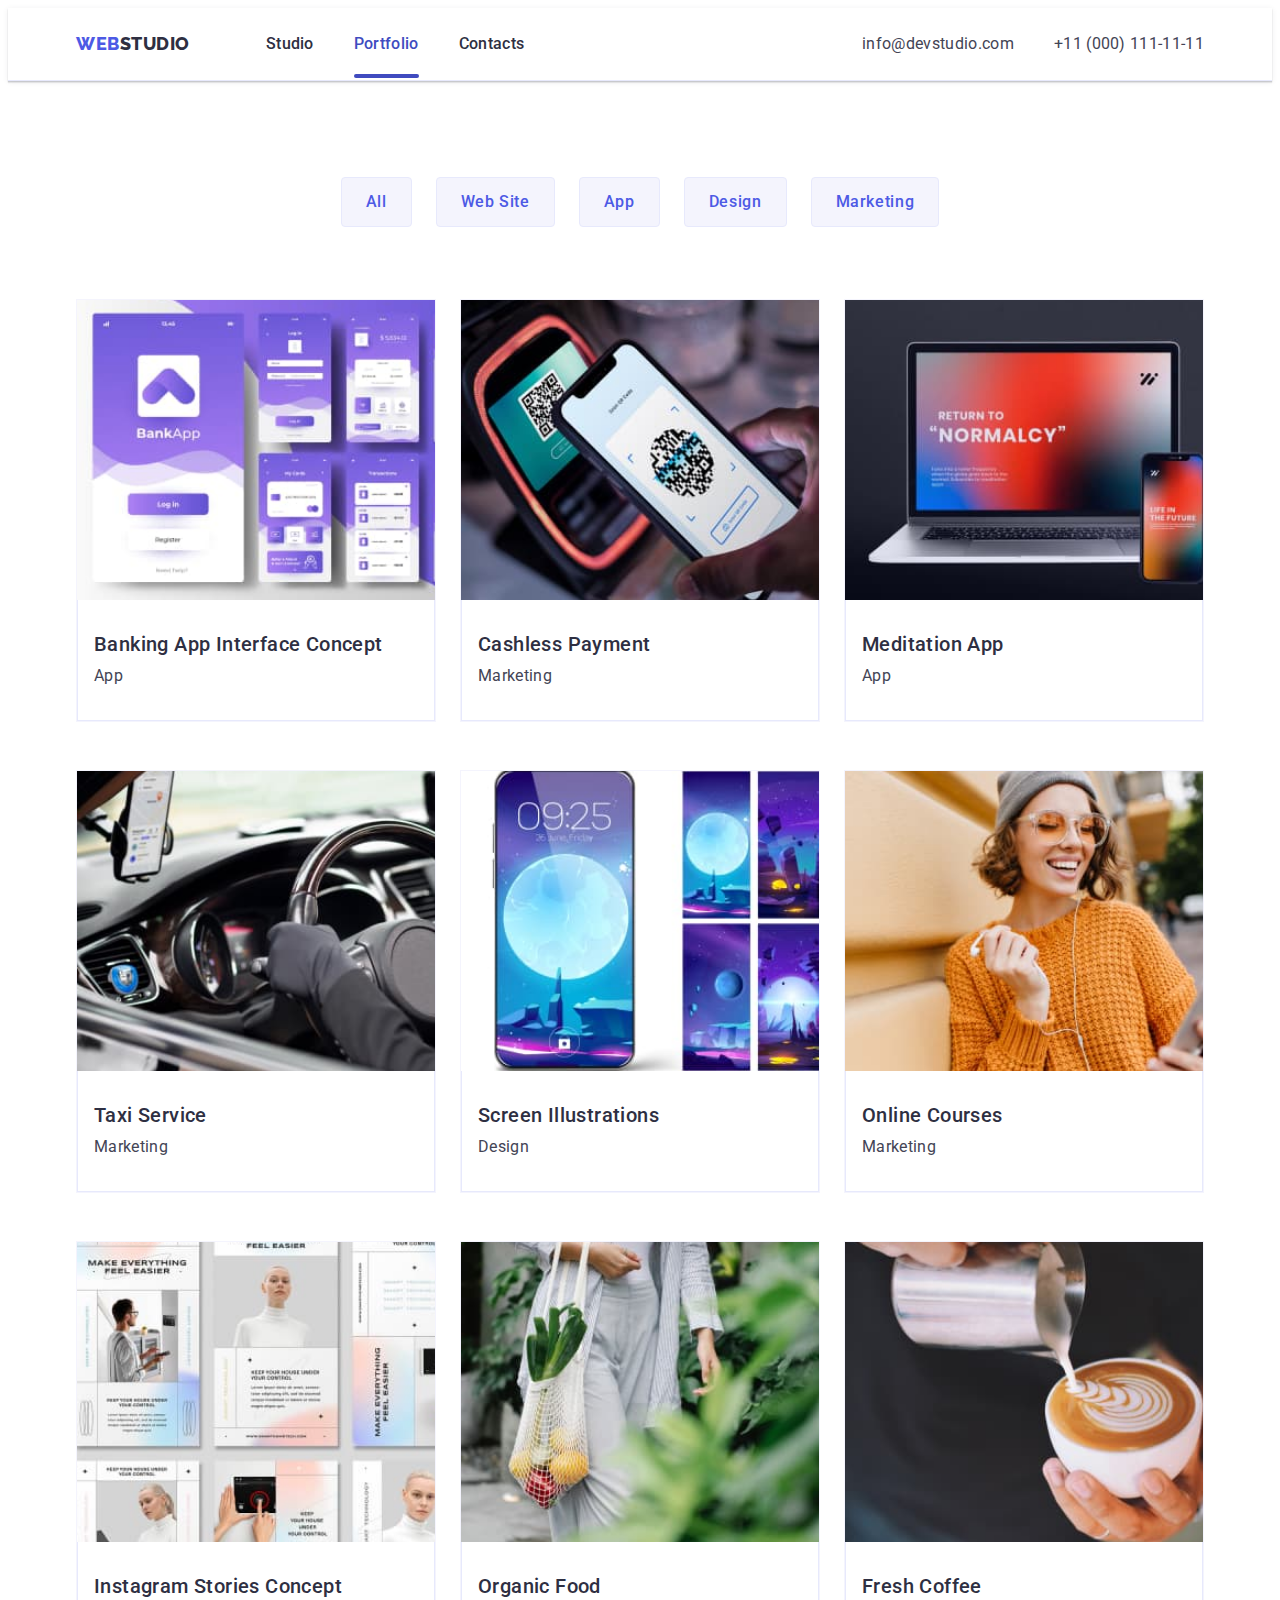
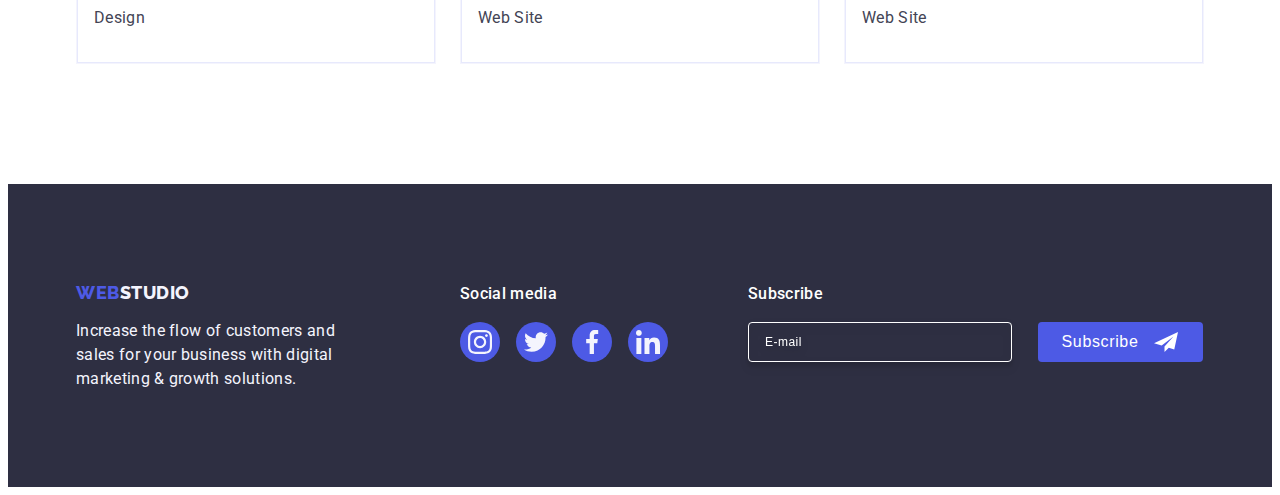
<file: portfolio.html>
<!DOCTYPE html>
<html lang="en">
  <head>
    <meta charset="utf-8" />
    <meta name="viewport" content="width=device-width, initial-scale=1.0" />
    <meta name="description" content="Effective Solutions for Your Business" />
    <link
      rel="stylesheet"
      href="https://cdnjs.cloudflare.com/ajax/libs/modern-normalize/2.0.0/modern-normalize.min.css"
      integrity="sha512-4xo8blKMVCiXpTaLzQSLSw3KFOVPWhm/TRtuPVc4WG6kUgjH6J03IBuG7JZPkcWMxJ5huwaBpOpnwYElP/m6wg=="
      crossorigin="anonymous"
      referrerpolicy="no-referrer"
    />
    <link rel="preconnect" href="https://fonts.googleapis.com" />
    <link rel="preconnect" href="https://fonts.gstatic.com" crossorigin />
    <link
      href="https://fonts.googleapis.com/css2?family=Raleway:wght@800&family=Roboto:wght@400;500;700;900&display=swap"
      rel="stylesheet"
    />
    <link rel="stylesheet" href="./css/styles.css" />
    <title>Portfolio</title>
  </head>

  <body>
    <header class="header">
      <div class="header_container container">
        <nav class="header-navigation">
          <a class="header-logo link" href="./index.html"
            >Web<span class="header-logo-span">Studio</span>
          </a>
          <ul class="navigation-list list">
            <li class="navigation-list-item">
              <a class="navigation-list-link link" href="./index.html"
                >Studio</a
              >
            </li>
            <li class="navigation-list-item">
              <a
                class="navigation-list-link current link"
                href="./portfolio.html"
                >Portfolio</a
              >
            </li>
            <li class="navigation-list-item">
              <a class="navigation-list-link link" href="">Contacts</a>
            </li>
          </ul>
        </nav>

        <address class="header-address">
          <ul class="header-address-list list">
            <li class="header-address-item">
              <a
                class="header-address-link link"
                href="mailto:info@devstudio.com"
                >info@devstudio.com</a
              >
            </li>
            <li class="header-address-item">
              <a class="header-address-link link" href="tel:+110001111111"
                >+11 (000) 111-11-11</a
              >
            </li>
          </ul>
        </address>

        <button
          class="menu-toggle js-open-menu"
          aria-expanded="false"
          aria-controls="mobile-menu"
        >
          <svg class="svg-menu" width="32" height="22">
            <use href="./images/icons.svg#icon-charm_menu-hamburger"></use>
          </svg>
        </button>
      </div>
    </header>

    <main>
      <section class="portfolio">
        <div class="container">
          <h1 class="visually-hidden">.</h1>
          <ul class="portfolio-menu-list list">
            <div class="list-first">
              <li class="portfolio-menu-item">
                <button type="button" class="portfolio-menu-item-btn">
                  All
                </button>
              </li>
              <li class="portfolio-menu-item">
                <button type="button" class="portfolio-menu-item-btn">
                  Web Site
                </button>
              </li>
              <li class="portfolio-menu-item">
                <button type="button" class="portfolio-menu-item-btn">
                  App
                </button>
              </li>
            </div>
            <div class="list-two">
              <li class="portfolio-menu-item">
                <button type="button" class="portfolio-menu-item-btn">
                  Design
                </button>
              </li>
              <li class="portfolio-menu-item">
                <button type="button" class="portfolio-menu-item-btn">
                  Marketing
                </button>
              </li>
            </div>
          </ul>

          <ul class="portfolio-list list">
            <li class="portfolio-item">
              <a class="portfolio-item-link link" href="">
                <div class="box">
                  <picture>
                    <source
                      srcset="
                        ./images/img_1_desc@1x.jpg 1x,
                        ./images/img_1_desc@2x.jpg 2x
                      "
                      media="(min-width:1168px)"
                    />
                    <source
                      srcset="
                        ./images/img_1_tab@1x.jpg 1x,
                        ./images/img_1_tab@2x.jpg 2x
                      "
                      media="(min-width: 768px)"
                    />
                    <source
                      srcset="
                        ./images/img_1_mob@1x.jpg 1x,
                        ./images/img_1_mob@2x.jpg 2x
                      "
                      media="(min-width: 320px)"
                    />
                    <img
                      class="portfolio-item-img"
                      src="./images/img_2_mob@1x.jpg"
                      width="396"
                      height="300"
                      alt="Banking App"
                    />
                  </picture>
                  <p class="overlay-text">
                    14 Stylish and User-Friendly App Design Concepts · Task
                    Manager App · Calorie Tracker App · Exotic Fruit Ecommerce
                    App · Cloud Storage App
                  </p>
                </div>
                <div class="portfolio-item-card">
                  <h2 class="portfolio-item-title">
                    Banking App Interface Concept
                  </h2>
                  <p class="text-general">App</p>
                </div>
              </a>
            </li>
            <li class="portfolio-item">
              <a class="portfolio-item-link link" href="">
                <div class="box">
                  <picture>
                    <source
                      srcset="
                        ./images/img_2_desc@1x.jpg 1x,
                        ./images/img_2_desc@2x.jpg 2x
                      "
                      media="(min-width: 1168px)"
                    />
                    <source
                      srcset="
                        ./images/img_2_tab@1x.jpg 1x,
                        ./images/img_2_tab@2x.jpg 2x
                      "
                      media="(min-width: 768px)"
                    />
                    <source
                      srcset="
                        ./images/img_2_mob@1x.jpg 1x,
                        ./images/img_2_mob@2x.jpg 2x
                      "
                      media="(min-width: 320px)"
                    />
                    <img
                      class="portfolio-item-img"
                      src="./images/img_2_mob@1x.jpg"
                      width="396"
                      height="300"
                      alt="Cashless Payment"
                    />
                  </picture>
                  <p class="overlay-text">
                    14 Stylish and User-Friendly App Design Concepts · Task
                    Manager App · Calorie Tracker App · Exotic Fruit Ecommerce
                    App · Cloud Storage App
                  </p>
                </div>
                <div class="portfolio-item-card">
                  <h2 class="portfolio-item-title">Cashless Payment</h2>
                  <p class="text-general">Marketing</p>
                </div>
              </a>
            </li>
            <li class="portfolio-item">
              <a class="portfolio-item-link link" href="">
                <div class="box">
                  <picture>
                    <source
                      srcset="
                        ./images/img_3_desc@1x.jpg 1x,
                        ./images/img_3_desc@2x.jpg 2x
                      "
                      media="(min-width: 1168px)"
                    />
                    <source
                      srcset="
                        ./images/img_3_tab@1x.jpg 1x,
                        ./images/img_3_tab@2x.jpg 2x
                      "
                      media="(min-width: 768px)"
                    />
                    <source
                      srcset="
                        ./images/img_3_mob@1x.jpg 1x,
                        ./images/img_3_mob@2x.jpg 2x
                      "
                      media="(min-width: 320px)"
                    />
                    <img
                      class="portfolio-item-img"
                      src="./images/img_3_mob@1x.jpg"
                      width="396"
                      height="300"
                      alt="Meditation Appt"
                    />
                  </picture>
                  <p class="overlay-text">
                    14 Stylish and User-Friendly App Design Concepts · Task
                    Manager App · Calorie Tracker App · Exotic Fruit Ecommerce
                    App · Cloud Storage App
                  </p>
                </div>
                <div class="portfolio-item-card">
                  <h2 class="portfolio-item-title">Meditation App</h2>
                  <p class="text-general">App</p>
                </div>
              </a>
            </li>
            <li class="portfolio-item">
              <a class="portfolio-item-link link" href="">
                <div class="box">
                  <picture>
                    <source
                      srcset="
                        ./images/img_4_desc@1x.jpg 1x,
                        ./images/img_4_desc@2x.jpg 2x
                      "
                      media="(min-width: 1168px)"
                    />
                    <source
                      srcset="
                        ./images/img_4_tab@1x.jpg 1x,
                        ./images/img_4_tab@2x.jpg 2x
                      "
                      media="(min-width: 768px)"
                    />
                    <source
                      srcset="
                        ./images/img_4_mob@1x.jpg 1x,
                        ./images/img_4_mob@2x.jpg 2x
                      "
                      media="(min-width: 320px)"
                    />
                    <img
                      class="portfolio-item-img"
                      src="./images/img_4_mob@1x.jpg"
                      width="396"
                      height="300"
                      alt="Taxi Service"
                    />
                  </picture>
                  <p class="overlay-text">
                    14 Stylish and User-Friendly App Design Concepts · Task
                    Manager App · Calorie Tracker App · Exotic Fruit Ecommerce
                    App · Cloud Storage App
                  </p>
                </div>
                <div class="portfolio-item-card">
                  <h2 class="portfolio-item-title">Taxi Service</h2>
                  <p class="text-general">Marketing</p>
                </div>
              </a>
            </li>
            <li class="portfolio-item">
              <a class="portfolio-item-link link" href="">
                <div class="box">
                  <picture>
                    <source
                      srcset="
                        ./images/img_5_desc@1x.jpg 1x,
                        ./images/img_5_desc@2x.jpg 2x
                      "
                      media="(min-width: 1168px)"
                    />
                    <source
                      srcset="
                        ./images/img_5_tab@1x.jpg 1x,
                        ./images/img_5_tab@2x.jpg 2x
                      "
                      media="(min-width: 768px)"
                    />
                    <source
                      srcset="
                        ./images/img_5_mob@1x.jpg 1x,
                        ./images/img_5_mob@2x.jpg 2x
                      "
                      media="(min-width: 320px)"
                    />
                    <img
                      class="portfolio-item-img"
                      src="./images/img_5_mob@1x.jpg"
                      width="396"
                      height="300"
                      alt="Screen Illustrations"
                    />
                  </picture>
                  <p class="overlay-text">
                    14 Stylish and User-Friendly App Design Concepts · Task
                    Manager App · Calorie Tracker App · Exotic Fruit Ecommerce
                    App · Cloud Storage App
                  </p>
                </div>
                <div class="portfolio-item-card">
                  <h2 class="portfolio-item-title">Screen Illustrations</h2>
                  <p class="text-general">Design</p>
                </div>
              </a>
            </li>
            <li class="portfolio-item">
              <a class="portfolio-item-link link" href="">
                <div class="box">
                  <picture>
                    <source
                      srcset="
                        ./images/img_6_desc@1x.jpg 1x,
                        ./images/img_6_desc@2x.jpg 2x
                      "
                      media="(min-width: 1168px)"
                    />
                    <source
                      srcset="
                        ./images/img_6_tab@1x.jpg 1x,
                        ./images/img_6_tab@2x.jpg 2x
                      "
                      media="(min-width: 768px)"
                    />
                    <source
                      srcset="
                        ./images/img_6_mob@1x.jpg 1x,
                        ./images/img_6_mob@2x.jpg 2x
                      "
                      media="(min-width: 320px)"
                    />
                    <img
                      class="portfolio-item-img"
                      src="./images/img_6_mob@1x.jpg"
                      width="396"
                      height="300"
                      alt="Online Courses"
                    />
                  </picture>
                  <p class="overlay-text">
                    14 Stylish and User-Friendly App Design Concepts · Task
                    Manager App · Calorie Tracker App · Exotic Fruit Ecommerce
                    App · Cloud Storage App
                  </p>
                </div>
                <div class="portfolio-item-card">
                  <h2 class="portfolio-item-title">Online Courses</h2>
                  <p class="text-general">Marketing</p>
                </div>
              </a>
            </li>
            <li class="portfolio-item">
              <a class="portfolio-item-link link" href="">
                <div class="box">
                  <picture>
                    <source
                      srcset="
                        ./images/img_7_desc@1x.jpg 1x,
                        ./images/img_7_desc@2x.jpg 2x
                      "
                      media="(min-width: 1168px)"
                    />
                    <source
                      srcset="
                        ./images/img_7_tab@1x.jpg 1x,
                        ./images/img_7_tab@2x.jpg 2x
                      "
                      media="(min-width: 768px)"
                    />
                    <source
                      srcset="
                        ./images/img_7_mob@1x.jpg 1x,
                        ./images/img_7_mob@2x.jpg 2x
                      "
                      media="(min-width: 320px)"
                    />
                    <img
                      class="portfolio-item-img"
                      src="./images/img_7_mob@1x.jpg"
                      width="396"
                      height="300"
                      alt="Instagram Stories Concept"
                    />
                  </picture>
                  <p class="overlay-text">
                    14 Stylish and User-Friendly App Design Concepts · Task
                    Manager App · Calorie Tracker App · Exotic Fruit Ecommerce
                    App · Cloud Storage App
                  </p>
                </div>
                <div class="portfolio-item-card">
                  <h2 class="portfolio-item-title">
                    Instagram Stories Concept
                  </h2>
                  <p class="text-general">Design</p>
                </div>
              </a>
            </li>
            <li class="portfolio-item">
              <a class="portfolio-item-link link" href="">
                <div class="box">
                  <picture>
                    <source
                      srcset="
                        ./images/img_8_desc@1x.jpg 1x,
                        ./images/img_8_desc@2x.jpg 2x
                      "
                      media="(min-width: 1168px)"
                    />
                    <source
                      srcset="
                        ./images/img_8_tab@1x.jpg 1x,
                        ./images/img_8_tab@2x.jpg 2x
                      "
                      media="(min-width: 768px)"
                    />
                    <source
                      srcset="
                        ./images/img_8_mob@1x.jpg 1x,
                        ./images/img_8_mob@2x.jpg 2x
                      "
                      media="(min-width: 320px)"
                    />
                    <img
                      class="portfolio-item-img"
                      src="./images/img_8_mob@1x.jpg"
                      width="396"
                      height="300"
                      alt="Organic Food"
                    />
                  </picture>
                  <p class="overlay-text">
                    14 Stylish and User-Friendly App Design Concepts · Task
                    Manager App · Calorie Tracker App · Exotic Fruit Ecommerce
                    App · Cloud Storage App
                  </p>
                </div>
                <div class="portfolio-item-card">
                  <h2 class="portfolio-item-title">Organic Food</h2>
                  <p class="text-general">Web Site</p>
                </div>
              </a>
            </li>
            <li class="portfolio-item">
              <a class="portfolio-item-link link" href="">
                <div class="box">
                  <picture>
                    <source
                      srcset="
                        ./images/img_9_desc@1x.jpg 1x,
                        ./images/img_9_desc@2x.jpg 2x
                      "
                      media="(min-width: 1168px)"
                    />
                    <source
                      srcset="
                        ./images/img_9_tab@1x.jpg 1x,
                        ./images/img_9_tab@2x.jpg 2x
                      "
                      media="(min-width: 768px)"
                    />
                    <source
                      srcset="
                        ./images/img_9_mob@1x.jpg 1x,
                        ./images/img_9_mob@2x.jpg 2x
                      "
                      media="(min-width: 320px)"
                    />
                    <img
                      class="portfolio-item-img"
                      src="./images/img_9_mob@1x.jpg"
                      width="396"
                      height="300"
                      alt="Fresh Coffee"
                    />
                  </picture>
                  <p class="overlay-text">
                    14 Stylish and User-Friendly App Design Concepts · Task
                    Manager App · Calorie Tracker App · Exotic Fruit Ecommerce
                    App · Cloud Storage App
                  </p>
                </div>
                <div class="portfolio-item-card">
                  <h2 class="portfolio-item-title">Fresh Coffee</h2>
                  <p class="text-general">Web Site</p>
                </div>
              </a>
            </li>
          </ul>
        </div>
      </section>
    </main>

    <footer class="footer">
      <div class="container footer-container">
        <div class="footer-logo-social">
          <div class="footer-logo">
            <a class="footer-logo-link link" href="./index.html"
              >Web<span class="foote-logo-span">Studio</span></a
            >
            <p class="footer-logo-text">
              Increase the flow of customers and sales for your business with
              digital marketing & growth solutions.
            </p>
          </div>
          <div class="footer-social">
            <p class="footer-title">Social media</p>
            <ul class="footer-social-list list">
              <li class="footer-social-item">
                <a class="footer-social-link" href="">
                  <svg class="footer-svg" width="24" height="24">
                    <use href="./images/icons.svg#icon-instagram-2"></use>
                  </svg>
                </a>
              </li>
              <li class="footer-social-item">
                <a class="footer-social-link" href="">
                  <svg class="footer-svg" width="24" height="24">
                    <use href="./images/icons.svg#icon-twitter-2"></use>
                  </svg>
                </a>
              </li>
              <li class="footer-social-item">
                <a class="footer-social-link" href="">
                  <svg class="footer-svg" width="24" height="24">
                    <use href="./images/icons.svg#icon-facebook-2"></use>
                  </svg>
                </a>
              </li>
              <li class="footer-social-item">
                <a class="footer-social-link" href="">
                  <svg class="footer-svg" width="24" height="24">
                    <use href="./images/icons.svg#icon-linkedin-2"></use>
                  </svg>
                </a>
              </li>
            </ul>
          </div>
        </div>
        <div class="footer-subscribe">
          <p class="p-subscribe">Subscribe</p>
          <form class="form-subscrie">
            <label class="subscrie-label">
              <input
                type="email"
                class="input-subscribe"
                name="subscribe"
                placeholder="E-mail"
              />
            </label>
            <button class="button-subscribe" type="submit">
              Subscribe
              <svg class="svg-subscribe" width="24" height="24">
                <use href="./images/icons.svg#icon-Frame-3"></use>
              </svg>
            </button>
          </form>
        </div>
      </div>
    </footer>

    <div class="menu-container js-menu-container" id="mobile-menu">
      <button class="modal-btn js-close-menu" type="button">
        <svg class="modal-svg" width="8" height="8">
          <use href="./images/icons.svg#icon-close-black-18dp"></use>
        </svg>
      </button>

      <div class="mobile-menu-first">
        <ul class="mobile-menu list">
          <li class="mobile-item">
            <a class="mobile-menu-link link" href="./index.html">Studio</a>
          </li>
          <li class="mobile-item">
            <a
              class="mobile-menu-link link current-menu"
              href="./portfolio.html"
              >Portfolio</a
            >
          </li>
          <li class="mobile-item">
            <a class="mobile-menu-link link" href="">Contacts</a>
          </li>
        </ul>
      </div>
      <div class="mobile-menu-two">
        <p class="mobile-menu-tel">+11 (000) 111-11-11</p>
        <p class="mobile-menu-email">info@devstudio.com</p>
        <div class="mobile-social">
          <ul class="mobile-social-list list">
            <li class="mobile-social-item">
              <a class="mobile-social-link" href="">
                <svg class="mobile-svg" width="24" height="24">
                  <use href="./images/icons.svg#icon-instagram-2"></use>
                </svg>
              </a>
            </li>
            <li class="mobile-social-item">
              <a class="mobile-social-link" href="">
                <svg class="mobile-svg" width="24" height="24">
                  <use href="./images/icons.svg#icon-twitter-2"></use>
                </svg>
              </a>
            </li>
            <li class="mobile-social-item">
              <a class="mobile-social-link" href="">
                <svg class="mobile-svg" width="24" height="24">
                  <use href="./images/icons.svg#icon-facebook-2"></use>
                </svg>
              </a>
            </li>
            <li class="mobile-social-item">
              <a class="mobile-social-link" href="">
                <svg class="mobile-svg" width="24" height="24">
                  <use href="./images/icons.svg#icon-linkedin-2"></use>
                </svg>
              </a>
            </li>
          </ul>
        </div>
      </div>
    </div>

    <script defer src="js/mobile-menu.js"></script>
  </body>
</html>
</file>
<file: css/styles.css>
:root {
  --primary-font: 'Roboto', sans-serif;
  --logo-font: 'Raleway', sans-serif;
  --slate: #434455;
  --navyblue: #2e2f42;
  --white: #ffffff;
  --iris: #4d5ae5;
  --cloud: #f4f4fd;
  --ocean: #404bbf;
  --lightslate: #8e8f99;
  --green: #31d0aa;
  --whiteblue: #fcfcfc;
  --cornflower: #e7e9fc;
}

*,
*::before,
*::after {
  box-sizing: border-box;
}

body {
  font-family: var(--primary-font);
  color: var(--slate);
  background-color: var(--white);
}

/** ---------------------Reset-----------------**/

h1,
h2,
h3,
h4,
h5,
h6,
p {
  margin: 0;
}

ul {
  margin: 0;
  padding: 0;
}

img {
  display: block;
}

/*---BASE styles-----*/

.container {
  min-width: 320px;
  max-width: 428px;
  margin-left: auto;
  margin-right: auto;
  padding-left: 16px;
  padding-right: 16px;
}

/*!------Tablet-----*/
@media screen and (min-width: 768px) {
  .container {
    max-width: 768px;
  }
}

/*!------Desktop-----*/
@media screen and (min-width: 1158px) {
  .container {
    max-width: 1158px;
    padding-left: 15px;
    padding-right: 15px;
  }
}

.list {
  list-style: none;
}

.link {
  text-decoration: none;
}

.link:active {
  color: var(--ocean);
}

.visually-hidden {
  position: absolute;
  width: 1px;
  height: 1px;
  margin: -1px;
  border: 0;
  padding: 0;
  white-space: nowrap;
  clip-path: inset(100%);
  clip: rect(0 0 0 0);
  overflow: hidden;
}

/** ------------------HEADER----------------- */
.header {
  padding-left: 0px;
  padding-right: 0px;
  border-bottom: 1px solid #e7e9fc;
  box-shadow: 0px 2px 1px rgba(46, 47, 66, 0.08),
    0px 1px 1px rgba(46, 47, 66, 0.16), 0px 1px 6px rgba(46, 47, 66, 0.08);
}

.header_container {
  display: flex;
  align-items: center;
  justify-content: space-between;
}

.header-navigation {
  display: flex;
  align-items: center;
}

.header-logo {
  font-family: var(--logo-font);
  font-weight: 800;
  font-size: 18px;
  line-height: 1.17;
  letter-spacing: 0.03em;
  text-transform: uppercase;
  color: var(--iris);
}

@media screen and (min-width: 768px) {
  .header-logo {
    margin-right: 120px;
  }
}

@media screen and (min-width: 1158px) {
  .header-logo {
    margin-right: 76px;
  }
}

.header-logo-span {
  color: var(--navyblue);
}

.navigation-list {
  display: none;
  gap: 40px;
}

@media screen and (min-width: 768px) {
  .navigation-list {
    display: flex;
  }
}

.navigation-list-link {
  font-weight: 500;
  font-size: 16px;
  line-height: 1.5;
  letter-spacing: 0.02em;
  color: var(--navyblue);
  padding: 24px 0;
  transition: color 250ms cubic-bezier(0.4, 0, 0.2, 1);
}

.navigation-list-item {
  padding: 24px 0;
}

.current {
  position: relative;
  color: var(--ocean);
}

.current::after {
  content: '';
  position: absolute;
  left: 0;
  bottom: -1px;
  height: 4px;
  width: 100%;
  border-radius: 2px;
  display: block;
  background-color: var(--ocean);
}

.navigation-list-link:hover,
.navigation-list-link:focus {
  color: var(--ocean);
}

.header-address {
  font-style: normal;
  display: none;
}

@media screen and (min-width: 768px) {
  .header-address {
    display: block;
  }
}

.menu-toggle {
  min-height: 22px;
  min-width: 32px;
  display: flex;
  align-items: center;
  justify-content: center;

  margin: 24px 16px 24px 0px;
  padding: 0;
  background-color: transparent;
  cursor: pointer;
  border: none;
  border-radius: 50%;
  outline: none;
  transition: background-color 250ms cubic-bezier(0.4, 0, 0.2, 1);
}

.svg-menu {
  stroke: var(--navyblue);
  background-color: transparent;
}

@media screen and (min-width: 768px) {
  .menu-toggle {
    display: none;
  }
}

@media screen and (min-width: 1158px) {
  .header-address-list {
    display: flex;
    gap: 40px;
    justify-content: center;
    align-items: center;
  }
}

.header-address-item:not(:last-child) {
  margin-bottom: 12px;
}

@media only screen and (min-width: 1158px) {
  .header-address-item:not(:last-child) {
    margin-bottom: 0px;
  }
}

@media only screen and (min-width: 768px) {
  .header-address-link {
    font-size: 12px;
    font-weight: 400;
    line-height: 1.17;
    letter-spacing: 0.04em;
    color: var(--slate);
    transition: color 250ms cubic-bezier(0.4, 0, 0.2, 1);
  }
}

@media only screen and (min-width: 1158px) {
  .header-address-link {
    font-size: 16px;
    line-height: 1.5;
    letter-spacing: 0.02em;
    color: var(--slate);
    transition: color 250ms cubic-bezier(0.4, 0, 0.2, 1);
  }
}

.header-address-link:hover,
.header-address-link:focus {
  color: var(--ocean);
}

/*! ------------------------section-one------------*/

.section-one {
  background-color: var(--navyblue);
  background-image: linear-gradient(
      rgba(46, 47, 66, 0.7),
      rgba(46, 47, 66, 0.7)
    ),
    url(../images/Dark-bg-mob@1x.jpg);
  background-size: cover;
  max-width: 768px;
  margin: 0 auto;
  background-position: center;
  background-repeat: no-repeat;
  padding-top: 112px;
  padding-bottom: 112px;
}

@media (min-device-pixel-ratio: 2),
  (min-resolution: 192dpi),
  (min-resolution: 2dppx) {
  .section-one {
    background-image: linear-gradient(
        rgba(46, 47, 66, 0.7),
        rgba(46, 47, 66, 0.7)
      ),
      url(../images/Dark-bg-mob@2x.jpg);
  }
}

@media only screen and (min-width: 428px) {
  .section-one {
    background-image: linear-gradient(
        rgba(46, 47, 66, 0.7),
        rgba(46, 47, 66, 0.7)
      ),
      url(../images/Dark-bg-tabl@1x.jpg);
    max-width: 1158px;
  }

  @media (min-device-pixel-ratio: 2),
    (min-resolution: 192dpi),
    (min-resolution: 2dppx) {
    .section-one {
      background-image: linear-gradient(
          rgba(46, 47, 66, 0.7),
          rgba(46, 47, 66, 0.7)
        ),
        url(../images/Dark-bg-tabl@2x.jpg);
      max-width: 1158px;
    }
  }
}

@media only screen and (min-width: 768px) {
  .section-one {
    background-image: linear-gradient(
        rgba(46, 47, 66, 0.7),
        rgba(46, 47, 66, 0.7)
      ),
      url(../images/people-office-desc@1x.jpg);
    max-width: 1440px;
  }

  @media (min-device-pixel-ratio: 2),
    (min-resolution: 192dpi),
    (min-resolution: 2dppx) {
    .section-one {
      background-image: linear-gradient(
          rgba(46, 47, 66, 0.7),
          rgba(46, 47, 66, 0.7)
        ),
        url(../images/people-office-desc@2x.jpg);
      max-width: 1440px;
    }
  }
}

@media only screen and (min-width: 1158px) {
  .section-one {
    max-width: 1440px;
    padding-top: 188px;
    padding-bottom: 188px;
  }

  @media (min-device-pixel-ratio: 2),
    (min-resolution: 192dpi),
    (min-resolution: 2dppx) {
    .section-one {
      padding-top: 188px;
      padding-bottom: 188px;
    }
  }
}

.section-one-title {
  font-size: 36px;
  font-weight: 700;
  line-height: 1.11;
  line-height: 1.07;
  text-align: center;
  letter-spacing: 0.02em;
  color: var(--white);
  max-width: 320px;
  margin-left: auto;
  margin-right: auto;
}

@media only screen and (min-width: 768px) {
  .section-one-title {
    max-width: 496px;
    font-size: 56px;
  }
}

.section-one-btn {
  font-family: var(--primary-font);
  background-color: var(--iris);
  font-weight: 500;
  font-size: 16px;
  line-height: 1.5;
  letter-spacing: 0.04em;
  color: var(--white);
  cursor: pointer;
  display: block;
  margin-left: auto;
  margin-right: auto;
  min-width: 169px;
  height: 56px;
  border-radius: 4px;
  border: none;
  margin-top: 72px;
  transition: background-color 250ms cubic-bezier(0.4, 0, 0.2, 1);
}

@media only screen and (min-width: 768px) {
  .section-one-btn {
    margin-top: 36px;
  }
}

@media only screen and (min-width: 1158px) {
  .section-one-btn {
    margin-top: 48px;
  }
}

.section-one-btn:hover,
section-one-btn:focus {
  background-color: var(--ocean);
}

/*!--------------------------section-two----------------*/
.section-two {
  padding-bottom: 96px;
}

.section-two-list {
  padding-top: 96px;
}

@media only screen and (min-width: 1158px) {
  .section-two {
    padding-bottom: 120px;
  }
}

@media only screen and (min-width: 768px) {
  .section-two-list {
    display: flex;
    flex-wrap: wrap;
    gap: 24px;
    row-gap: 72px;
  }
}

@media only screen and (min-width: 1158px) {
  .section-two-list {
    display: flex;
    gap: 24px;
    justify-content: space-between;
    padding-top: 120px;
  }
}

.section-two-element:not(:last-child) {
  margin-bottom: 72px;
}

@media only screen and (min-width: 768px) {
  .section-two-element:not(:last-child) {
    margin-bottom: 0px;
  }
}

@media only screen and (min-width: 768px) {
  .section-two-element {
    width: calc((100% - 1 * 24px) / 2);
  }
}

@media only screen and (min-width: 1158px) {
  .section-two-element {
    width: calc((100% - 3 * 24px) / 4);
  }
  .section-dop-element {
    display: flex;
    align-items: center;
    justify-content: center;
    width: 264px;
    height: 112px;
    border-radius: 4px;
    background-color: var(--cloud);
    position: relative;
    margin-bottom: 8px;
  }

  .section-dop-icon {
    max-width: 64px;
    position: absolute;
    top: 50%;
    left: 50%;
    transform: translate(-50%, -50%);
  }
}

@media only screen and (max-width: 1158px) {
  .section-dop-element {
    display: none;
  }
}

.title-general {
  color: var(--navyblue);
  text-align: center;
  font-size: 36px;
  font-weight: 700;
  line-height: 1.11;
  letter-spacing: 0.02em;
  margin-bottom: 8px;
}

@media only screen and (min-width: 768px) {
  .title-general {
    text-align: left;
  }
}

@media only screen and (min-width: 1158px) {
  .title-general {
    font-weight: 500;
    font-size: 20px;
    line-height: 1.2;
    text-align: left;
  }
}

.text-general {
  margin: 0 auto;
  font-size: 16px;
  font-weight: 500;
  line-height: 1.5;
  letter-spacing: 0.02em;
  color: var(--slate);
}

@media only screen and (min-width: 1158px) {
  .text-general {
    font-weight: 400;
  }
}

/*!------------------------section-three-------------------*/

.section-three {
  padding-bottom: 120px;
}

@media only screen and (max-width: 1158px) {
  .section-three {
    display: none;
  }
}

.section-three-title {
  font-size: 36px;
  line-height: 1.11;
  text-align: center;
  letter-spacing: 0.02em;
  text-transform: capitalize;
  color: var(--navyblue);
  margin-bottom: 72px;
}

.section-three-list {
  display: flex;
  gap: 24px;
}

.section-three-element {
  flex-basis: calc((100% - 2 * 24px) / 3);
}

/*!------------------------section-four------------------*/

.section-four {
  background-color: var(--cloud);
  padding: 96px 0;
}

@media only screen and (min-width: 1158px) {
  .section-four {
    padding: 120px 0;
  }
}

.section-four-title {
  font-size: 36px;
  line-height: 1.11;
  text-align: center;
  letter-spacing: 0.02em;
  text-transform: capitalize;
  color: var(--navyblue);
  margin-bottom: 72px;
}

@media only screen and (min-width: 768px) {
  .section-four-list {
    display: flex;
    flex-wrap: wrap;
    justify-content: center;
    align-items: center;
    gap: 24px;
    row-gap: 64px;
  }
}

@media only screen and (min-width: 1158px) {
  .section-four-list {
    display: flex;
    justify-content: space-between;
    align-items: center;
    gap: 24px;
  }
}

.section-four-item {
  max-width: 264px;
  margin-left: auto;
  margin-right: auto;
  margin-bottom: 72px;
  background-color: var(--white);
  text-align: center;
  border-radius: 0px 0px 4px 4px;
  box-shadow: 0px 1px 6px rgba(46, 47, 66, 0.08),
    0px 1px 1px rgba(46, 47, 66, 0.16), 0px 2px 1px rgba(46, 47, 66, 0.08);
}

@media only screen and (max-width: 768px) {
  .section-four-item:last-child {
    margin-bottom: 0px;
  }
}

@media only screen and (min-width: 768px) {
  .section-four-item {
    margin-left: 0px;
    margin-right: 0px;
    margin-bottom: 0px;
  }
}

@media only screen and (min-width: 1158px) {
  .section-four-item {
    flex-basis: calc((100% - 3 * 24px) / 4);
  }
}

.container-title {
  width: 232px;
  height: 176px;
  padding: 32px 0;
  margin: auto;
}

.section-four-general {
  color: var(--navyblue);
  text-align: center;
  font-size: 20px;
  font-weight: 500;
  line-height: 1.2;
  letter-spacing: 0.02em;
  margin-bottom: 8px;
}

.section-four-text {
  margin: 0 auto;
  font-size: 16px;
  font-weight: 400;
  line-height: 1.5;
  letter-spacing: 0.02em;
  color: var(--slate);
}

.section-four-svg-element {
  width: 40px;
  height: 40px;
}

.section-four-link {
  display: flex;
  align-items: center;
  justify-content: center;
  border-radius: 50%;
  width: 100%;
  height: 100%;
  background-color: var(--iris);
  transition: background-color 250ms cubic-bezier(0.4, 0, 0.2, 1);
}

.section-four-link:hover,
.section-four-link:focus {
  background-color: var(--ocean);
}

.section-four-svg {
  display: flex;
  gap: 24px;
  justify-content: center;
  margin-top: 12px;
}

.img-svg-osnova {
  fill: var(--cloud);
}

/*!---------------section-five----------------------*/
.section-five {
  padding: 96px 0;
}

@media only screen and (min-width: 1158px) {
  .section-five {
    padding: 120px 0;
  }
}

.section-five-title {
  color: var(--navyblue);
  text-align: center;
  font-size: 36px;
  font-weight: 700;
  line-height: 1.11;
  letter-spacing: 0.03em;
  margin-bottom: 72px;
}

.section-five-list {
  display: flex;
  flex-wrap: wrap;
  gap: 16px;
  row-gap: 72px;
  justify-content: space-between;
}

@media only screen and (min-width: 768px) and (max-width: 1158px) {
  .section-five-list {
    gap: 24px;
    row-gap: 72px;
    justify-content: center;
  }
}

@media only screen and (min-width: 1158px) {
  .section-five-list {
    flex-wrap: nowrap;
  }
}

.section-five-item {
  height: 88px;
  width: calc((100% - 1 * 16px) / 2);
  position: relative;
}

@media only screen and (min-width: 768px) {
  .section-five-item {
    max-width: 168px;
  }
}

@media only screen and (min-width: 1158px) {
  .section-five-item {
    width: calc((100% - 5 * 24px) / 6);
  }
}

.section-five-link {
  border-radius: 4px;
  border: 1px solid var(--lightslate);
  width: 100%;
  height: 100%;
  display: flex;
  justify-content: center;
  align-items: center;
  color: var(--lightslate);
  transition: border-color 250ms cubic-bezier(0.4, 0, 0.2, 1),
    color 250ms cubic-bezier(0.4, 0, 0.2, 1);
}

.section-five-link:hover,
.section-five-link:focus {
  border-color: var(--ocean);
  color: var(--ocean);
}

.section-five-img {
  fill: currentColor;
  transition: fill 250ms cubic-bezier(0.4, 0, 0.2, 1);
}

.section-five-img:hover,
.section-five-img:focus {
  fill: var(--iris);
}

/*!------------------------footer-------------------*/

.footer {
  background-color: var(--navyblue);
  padding: 97.5px 0px 96px 0px;
}

@media only screen and (min-width: 1158px) {
  .footer-container {
    display: flex;
    align-items: baseline;
  }
}

.footer-logo-social {
  margin: 0px auto 72px auto;
}

@media only screen and (min-width: 768px) and (max-width: 1158px) {
  .footer-logo-social {
    display: flex;
    gap: 24px;
    margin: 0px auto 72px auto;
  }
}

@media only screen and (min-width: 1158px) {
  .footer-logo-social {
    display: flex;
    margin: 0px 80px 0px 0px;
  }
}

.footer-logo {
  display: flex;
  flex-direction: column;
  align-items: center;
  margin: 0px auto 72px auto;
}

@media only screen and (min-width: 768px) and (max-width: 1158px) {
  .footer-logo {
    margin: 0px 0px 0px 108px;
    align-items: flex-start;
  }
}

@media only screen and (min-width: 1158px) {
  .footer-logo {
    margin-right: 120px;
    margin-bottom: 0px;
    align-items: flex-start;
  }
}

.footer-logo-link {
  font-family: var(--logo-font);
  font-weight: 800;
  font-size: 18px;
  line-height: 1.17;
  letter-spacing: 0.03em;
  text-transform: uppercase;
  color: var(--iris);
  display: inline-block;
  margin-bottom: 17.5px;
}

@media only screen and (min-width: 1158px) {
  .footer-logo-link {
    display: inline-block;
    margin-bottom: 16px;
    max-width: 264px;
  }
}

.foote-logo-span {
  color: var(--cloud);
}

.footer-logo-text {
  line-height: 1.5;
  color: var(--cloud);
  letter-spacing: 0.02em;
  max-width: 268px;
}

@media only screen and (min-width: 768px) {
  .footer-logo-text {
    width: 264px;
  }
}

.footer-title {
  color: var(--white);
  font-size: 16px;
  font-weight: 500;
  line-height: 1.5;
  letter-spacing: 0.02em;
  margin-bottom: 16px;
  text-align: center;
}

@media only screen and (min-width: 768px) {
  .footer-title {
    text-align: left;
  }
}

@media only screen and (min-width: 1158px) {
  .footer-title {
    text-align: left;
  }
}

.footer-social-list {
  display: flex;
  gap: 16px;
  justify-content: center;
  align-items: center;
}

.footer-social-item {
  width: 40px;
  height: 40px;
}

.footer-social-link {
  display: flex;
  width: 100%;
  height: 100%;
  border-radius: 50%;
  background-color: var(--iris);
  justify-content: center;
  align-items: center;
  transition: background-color 250ms cubic-bezier(0.4, 0, 0.2, 1);
}

.footer-svg {
  width: 24px;
  height: 24px;
  fill: var(--cloud);
}

.footer-social-link:hover,
.footer-social-link:focus {
  background-color: var(--green);
}

.p-subscribe {
  font-weight: 500;
  color: var(--white);
  font-size: 16px;
  line-height: 1.5;
  letter-spacing: 0.02em;
  margin-bottom: 16px;
  text-align: center;
}

@media only screen and (min-width: 768px) and (max-width: 1158px) {
  .p-subscribe {
    text-align: left;
    margin-left: 108px;
  }
}

@media only screen and (min-width: 1158px) {
  .p-subscribe {
    text-align: left;
  }
}

@media only screen and (min-width: 768px) and (max-width: 1158px) {
  .form-subscrie {
    display: flex;
    gap: 24px;
  }
}

@media only screen and (min-width: 1158px) {
  .form-subscrie {
    display: flex;
    gap: 24px;
  }
}
.footer-subscribe {
  width: 100%;
}

.input-subscribe {
  font-size: 12px;
  font-weight: 400;
  line-height: 1.5;
  letter-spacing: 0.04em;
  width: 100%;
  height: 40px;
  border: 1px solid var(--white);
  border-radius: 4px;
  background: transparent;
  color: var(--white);
  margin-bottom: 16px;
  margin-left: auto;
  margin-right: auto;
  box-shadow: 0px 4px 4px 0px rgba(0, 0, 0, 0.15);
  padding-left: 16px;
  filter: drop-shadow(0px 4px 4px rgba(0, 0, 0, 0.15));
}

@media only screen and (min-width: 768px) and (max-width: 1158px) {
  .input-subscribe {
    width: 264px;
    text-align: left;
    margin-left: 108px;
    margin-bottom: 0px;
  }
}

@media only screen and (min-width: 1158px) {
  .input-subscribe {
    width: 264px;
  }
}

.input-subscribe::placeholder {
  color: var(--white);
}

.button-subscribe {
  color: var(--white);
  font-size: 16px;
  font-weight: 500;
  line-height: 1.5;
  letter-spacing: 0.04em;
  cursor: pointer;
  display: flex;
  min-width: 165px;
  height: 40px;
  justify-content: center;
  align-items: center;
  border-radius: 4px;
  background: var(--iris);
  border: none;
  margin-left: auto;
  margin-right: auto;
}

@media only screen and (min-width: 768px) and (max-width: 1158px) {
  .button-subscribe {
    margin-left: 0px;
  }
}

.svg-subscribe {
  margin-left: 16px;
}

/*!------------------------section--portfolio-------------------*/

.portfolio {
  padding: 48px 0 48px 0;
}

@media only screen and (min-width: 768px) {
  .portfolio {
    padding: 64px 0 96px 0;
  }
}

@media only screen and (min-width: 1158px) {
  .portfolio {
    padding: 96px 0 120px 0;
  }
}

@media only screen and (min-width: 768px) {
  .portfolio-menu-list {
    display: flex;
    margin-bottom: 64px;
  }
}

@media only screen and (min-width: 1158px) {
  .portfolio-menu-list {
    margin-bottom: 72px;
  }
}

@media only screen and (max-width: 768px) {
  .list-first {
    display: flex;
    gap: 24px;
    justify-content: flex-start;
    margin-bottom: 16px;
  }

  .list-two {
    display: flex;
    gap: 24px;
    justify-content: flex-start;
    margin-bottom: 48px;
  }
}

@media only screen and (min-width: 768px) {
  .list-first {
    display: flex;
    gap: 24px;
    justify-content: flex-end;
    margin-right: 24px;
    margin-left: auto;
    margin-bottom: 0px;
  }

  .list-two {
    display: flex;
    gap: 24px;
    justify-content: flex-start;
    margin-right: auto;
    margin-bottom: 0px;
  }
}

.portfolio-menu-item-btn {
  font-family: var(--primary-font);
  font-weight: 500;
  font-size: 16px;
  line-height: 1.5;
  letter-spacing: 0.04em;
  color: var(--iris);
  background-color: var(--cloud);
  text-align: center;
  cursor: pointer;
  padding: 8px 16px;
  border-radius: 4px;
  border: 1px solid var(--cornflower);
  transition: color 250ms cubic-bezier(0.4, 0, 0.2, 1),
    background-color 250ms cubic-bezier(0.4, 0, 0.2, 1),
    border-color 250ms cubic-bezier(0.4, 0, 0.2, 1),
    box-shadow 250ms cubic-bezier(0.4, 0, 0.2, 1);
}

@media only screen and (min-width: 768px) {
  .portfolio-menu-item-btn {
    font-family: var(--primary-font);
    font-weight: 500;
    font-size: 16px;
    line-height: 1.5;
    letter-spacing: 0.04em;
    color: var(--iris);
    background-color: var(--cloud);
    text-align: center;
    cursor: pointer;
    padding: 12px 24px 12px;
    border-radius: 4px;
    border: 1px solid var(--cornflower);
    transition: color 250ms cubic-bezier(0.4, 0, 0.2, 1),
      background-color 250ms cubic-bezier(0.4, 0, 0.2, 1),
      border-color 250ms cubic-bezier(0.4, 0, 0.2, 1),
      box-shadow 250ms cubic-bezier(0.4, 0, 0.2, 1);
  }
}

.portfolio-menu-item-btn:hover,
.portfolio-menu-item-btn:focus {
  color: var(--white);
  background-color: var(--ocean);
  border: 1px solid transparent;
  box-shadow: 0px 2px 2px 0px rgba(0, 0, 0, 0.12),
    0px 2px 1px 0px rgba(0, 0, 0, 0.08), 0px 3px 1px 0px rgba(0, 0, 0, 0.1);
}

.portfolio-list {
  display: flex;
  flex-wrap: wrap;
  gap: 24px;
  row-gap: 48px;
  justify-content: center;
}

@media only screen and (min-width: 768px) {
  .portfolio-list {
    justify-content: flex-start;
  }
}
.portfolio-item {
  border: 0.5px solid var(--cloud);
  width: 100%;
}

@media only screen and (min-width: 768px) {
  .portfolio-item {
    border: 0.5px solid var(--cloud);
    width: calc((100% - 1 * 24px) / 2);
  }
}

@media only screen and (min-width: 1158px) {
  .portfolio-item {
    border: 0.5px solid var(--cloud);
    width: calc((100% - 2 * 24px) / 3);
  }
}

@media only screen and (min-width: 1158px) {
  .portfolio-item {
    border: 0.5px solid var(--cloud);
    width: calc((100% - 2 * 24px) / 3);
  }
}

.portfolio-item-link {
  display: block;
  transition: box-shadow 250ms cubic-bezier(0.4, 0, 0.2, 1);
}

.portfolio-item-link:hover,
.portfolio-item-link:focus {
  box-shadow: 0px 1px 6px rgba(46, 47, 66, 0.08),
    0px 1px 1px rgba(46, 47, 66, 0.16), 0px 2px 1px rgba(46, 47, 66, 0.08);
}

.portfolio-item-img {
  object-fit: cover;
}
.portfolio-item-card {
  padding: 32px 16px;
  border: 1px solid var(--cornflower);
  border-top: none;
}

.box {
  position: relative;
  overflow: hidden;
}

.overlay-text {
  font-size: 16px;
  font-weight: 400;
  line-height: 1.5;
  letter-spacing: 0.02em;
  color: var(--cloud);
  padding: 40px 32px;
  position: absolute;
  top: 0;
  left: 0;
  width: 100%;
  height: 100%;
  background-color: var(--iris);
  transform: translateY(100%);
  transition: transform 250ms cubic-bezier(0.4, 0, 0.2, 1);
}

.portfolio-item-link:hover .overlay-text,
.portfolio-item-link:focus .overlay-text {
  transform: translateY(0%);
}

.portfolio-item-title {
  font-weight: 500;
  font-size: 20px;
  line-height: 1.2;
  letter-spacing: 0.02em;
  color: var(--navyblue);
  margin-bottom: 8px;
}

/*!-------------Modal--------------------------*/

.backdrop {
  position: fixed;
  top: 0;
  left: 0;
  width: 100%;
  height: 100%;
  background-color: rgba(46, 47, 66, 0.4);
  transition: opacity 250ms cubic-bezier(0.4, 0, 0.2, 1),
    visibility 250ms cubic-bezier(0.4, 0, 0.2, 1);
}

.is-hidden {
  opacity: 0;
  visibility: hidden;
  pointer-events: none;
}

.modal {
  padding: 72px 16px 24px 16px;
  position: absolute;
  top: 50%;
  left: 50%;
  transform: translate(-50%, -50%);
  width: 302px;
  min-height: 584px;
  background-color: var(--whiteblue);
  box-shadow: 0px 1px 1px rgba(0, 0, 0, 0.14), 0px 1px 3px rgba(0, 0, 0, 0.12),
    0px 2px 1px rgba(0, 0, 0, 0.2);
  border-radius: 4px;
  transition: transform 250ms cubic-bezier(0.4, 0, 0.2, 1);
}

@media only screen and (min-width: 428px) {
  .modal {
    width: 392px;
  }
}

@media only screen and (min-width: 768px) {
  .modal {
    width: 408px;
    padding: 72px 25px 24px 23px;
    top: 0%;
    left: 50%;
    transform: translate(-50%, 96px);
  }
}

@media only screen and (min-width: 1158px) {
  .modal {
    padding: 72px 24px 24px 24px;
    transform: translate(-50%, 80px);
  }
}

.modal-btn {
  position: absolute;
  background-color: var(--cornflower);
  top: 24px;
  right: 24px;
  width: 24px;
  height: 24px;
  border-radius: 50%;
  display: flex;
  align-items: center;
  justify-content: center;
  border: 1px solid rgba(0, 0, 0, 0.1);
  padding: 0;
  cursor: pointer;
  transition: background-color 250ms cubic-bezier(0.4, 0, 0.2, 1),
    border 250ms cubic-bezier(0.4, 0, 0.2, 1);
}

.modal-btn:hover,
.modal-btn:focus {
  background-color: var(--ocean);
  border: none;
}

.modal-svg {
  transition: fill 250ms cubic-bezier(0.4, 0, 0.2, 1);
}

.modal-btn:hover .modal-svg {
  fill: var(--white);
}

.modal-btn:focus .modal-svg {
  fill: var(--white);
}

.modal-text {
  color: var(--navyblue);
  text-align: center;
  font-size: 16px;
  font-weight: 500;
  line-height: 1.5;
  letter-spacing: 0.02em;
  text-align: center;
  margin-bottom: 16px;
}

.modal-form {
  display: flex;
  width: 268px;
  flex-direction: column;
  align-items: flex-start;
  border-radius: 4px;
}

@media only screen and (min-width: 428px) {
  .modal-form {
    width: 360px;
  }
}
.form-field {
  margin-bottom: 8px;
  width: 100%;
  /* width: 360px; */
}

.form-label {
  color: var(--lightslate);
  font-size: 12px;
  font-weight: 400;
  line-height: 1.17;
  letter-spacing: 0.04em;
  display: block;
  margin-bottom: 4px;
}

.form-box {
  position: relative;
}

.form-input {
  width: 100%;
  height: 40px;
  border-radius: 4px;
  border: 1px solid rgba(46, 47, 66, 0.4);
  background-color: transparent;
  transition: border-color 250ms cubic-bezier(0.4, 0, 0.2, 1);
  padding-left: 38px;
  outline: transparent;
}

.form-input:focus + .form-img {
  fill: #4d5ae5;
}

.form-input:focus-within {
  border-color: var(--iris);
}

.form-img {
  width: 18px;
  height: 24px;
  position: absolute;
  object-fit: cover;
  top: 50%;
  left: 16px;
  transform: translateY(-50%);
  transition: fill 250ms cubic-bezier(0.4, 0, 0.2, 1);
}

.form-field-textarea {
  margin-bottom: 8px;
  width: 100%;
  /* width: 360px; */
  margin-bottom: 16px;
}

.form-textarea {
  width: 100%;
  height: 120px;
  font-size: 12px;
  line-height: 1.17;
  letter-spacing: 0.04em;
  color: rgba(46, 47, 66, 0.4);
  background-color: transparent;
  border-radius: 4px;
  border: 1px solid rgba(46, 47, 66, 0.4);
  padding: 8px 16px;
  outline: transparent;
  resize: none;
  transition: border-color 250ms cubic-bezier(0.4, 0, 0.2, 1);
}

.form-textarea::placeholder {
  color: rgba(117, 117, 117, 0.5);
}

.form-textarea:focus-within {
  border-color: var(--iris);
}

.form-field-checkbox {
  display: flex;
  border: none;
  justify-content: space-between;
  margin: 0;
  padding: 0;
  gap: 8px;
  margin-bottom: 24px;
}

.form-checkbox {
  width: 16px;
  height: 16px;
}

.checkbox-label {
  color: var(--lightslate);
  font-size: 12px;
  line-height: 1.17;
  letter-spacing: 0.04em;
}

.checkbox-label-span {
  width: 16px;
  height: 16px;
  border: 1px solid rgba(46, 47, 66, 0.4);
  border-radius: 2px;
  display: inline-flex;
  align-items: center;
  justify-content: center;
  fill: transparent;
  margin-right: 8px;
  transition: background-color 250ms cubic-bezier(0.4, 0, 0.2, 1),
    border 250ms cubic-bezier(0.4, 0, 0.2, 1),
    fill 250ms cubic-bezier(0.4, 0, 0.2, 1);
}

.form-checkbox:checked + .checkbox-label .checkbox-label-span {
  background-color: var(--ocean);
  border: none;
  fill: var(--cloud);
}

.checkbox-label-a {
  color: var(--iris);
}

.form-btn {
  display: block;
  min-width: 169px;
  height: 56px;
  border: none;
  border-radius: 4px;
  background-color: var(--iris);
  box-shadow: 0px 4px 4px 0px rgba(0, 0, 0, 0.15);
  margin: 0 auto;
  color: var(--white);
  font-size: 16px;
  font-style: normal;
  font-weight: 500;
  line-height: 1.5;
  letter-spacing: 0.04em;
  cursor: pointer;
  transition: background-color 250ms cubic-bezier(0.4, 0, 0.2, 1);
}

.form-btn:hover,
.form-btn:focus {
  background-color: var(--ocean);
}

/*!---------mobile burger--------------!*/

.menu-container {
  position: fixed;
  padding: 80px 35px 40px 40px;
  top: 0;
  left: 0;
  width: 100vw;
  height: 100vh;
  background-color: var(--white);
  z-index: 999;

  transform: translateX(100%);
  transition: transform 250ms ease-in-out;
  display: flex;
  flex-direction: column;
  justify-content: space-between;
}

.menu-container.is-open {
  transform: translateX(0);
}

.menu-container .modal-btn {
  background: transparent;
  stroke: var(--navyblue);
}

.menu-container .menu-toggle {
  position: absolute;
  top: 0px;
  right: 0px;
  border: 1px solid rgba(0, 0, 0, 0.1);
  min-height: 24px;
  min-width: 24px;
}

.menu-toggle:hover,
.menu-toggle:focus {
  background-color: rgba(0, 0, 0, 0.1);
}

.mobile-menu {
  padding: 0;
  margin: 0;
}

.mobile-item:not(:last-child) {
  margin-bottom: 40px;
}

.mobile-menu-link {
  font-size: 25px;
  font-weight: 500;
  line-height: 1.11;
  letter-spacing: 0.02em;
  text-transform: capitalize;
  display: block;
  color: var(--navyblue);
}

@media only screen and (min-width: 428px) {
  .mobile-menu-link {
    font-size: 36px;
    font-weight: 700;
  }
}

.mobile-menu-link:hover,
.mobile-menu-link:focus {
  color: var(--ocean);
}

.mobile-menu-tel {
  font-size: 25px;
  font-weight: 500;
  letter-spacing: 0.02em;
  line-height: 1.11;
  text-transform: capitalize;
  color: var(--iris);
  margin-bottom: 40px;
}

@media only screen and (min-width: 428px) {
  .mobile-menu-tel {
    font-weight: 700;
    font-size: 36px;
  }
}

.mobile-menu-email {
  font-size: 20px;
  font-weight: 500;
  line-height: 1.2;
  letter-spacing: 0.02em;
  color: var(--slate, #434455);
  margin-bottom: 48px;
}

.mobile-social-list {
  display: flex;
  gap: 56px;
  justify-content: flex-start;
  align-items: center;
}

@media only screen and (max-width: 428px) {
  .mobile-social-list {
    gap: 25px;
  }
}

.mobile-social-item {
  width: 40px;
  height: 40px;
}

.mobile-social-link {
  display: flex;
  width: 100%;
  height: 100%;
  border-radius: 50%;
  background-color: var(--iris);
  justify-content: center;
  align-items: center;
  transition: background-color 250ms cubic-bezier(0.4, 0, 0.2, 1);
}

.current-menu {
  color: var(--ocean);
}

.mobile-svg {
  width: 24px;
  height: 24px;
  fill: var(--cloud);
}
</file>
